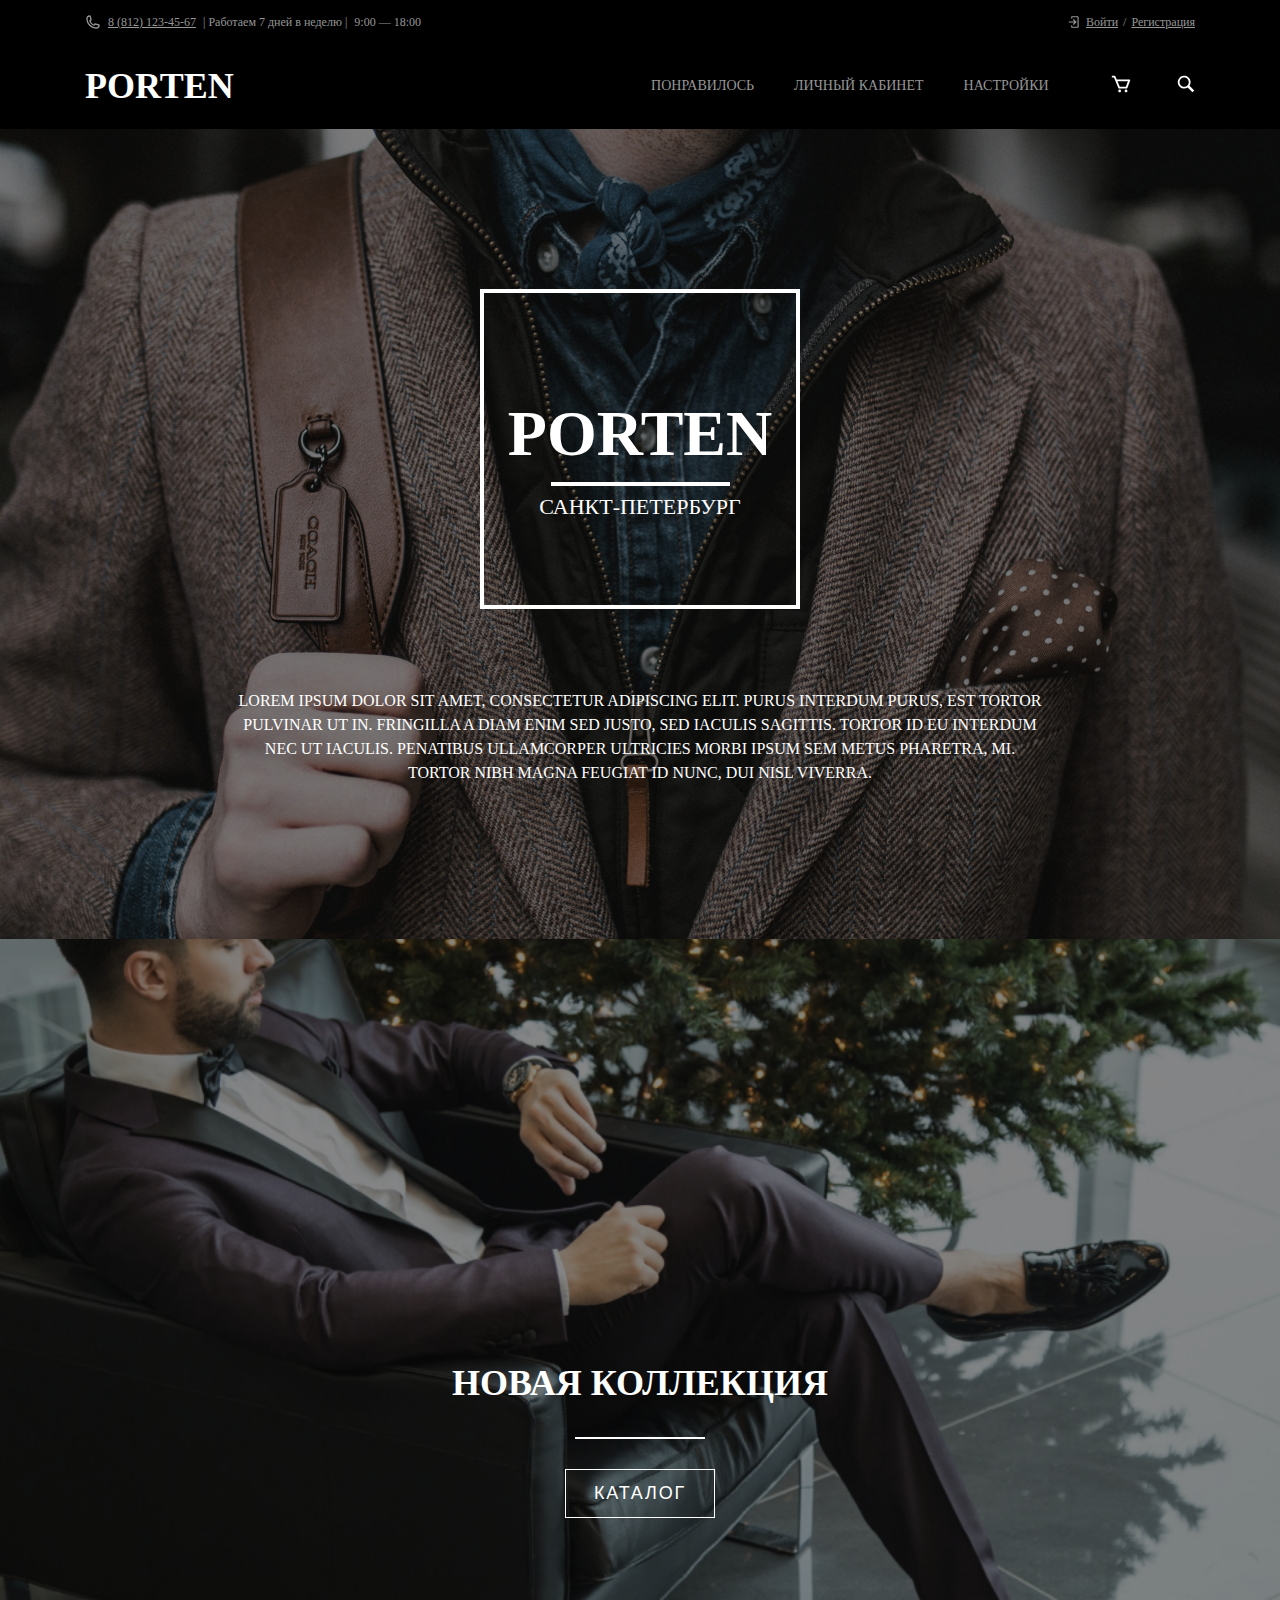
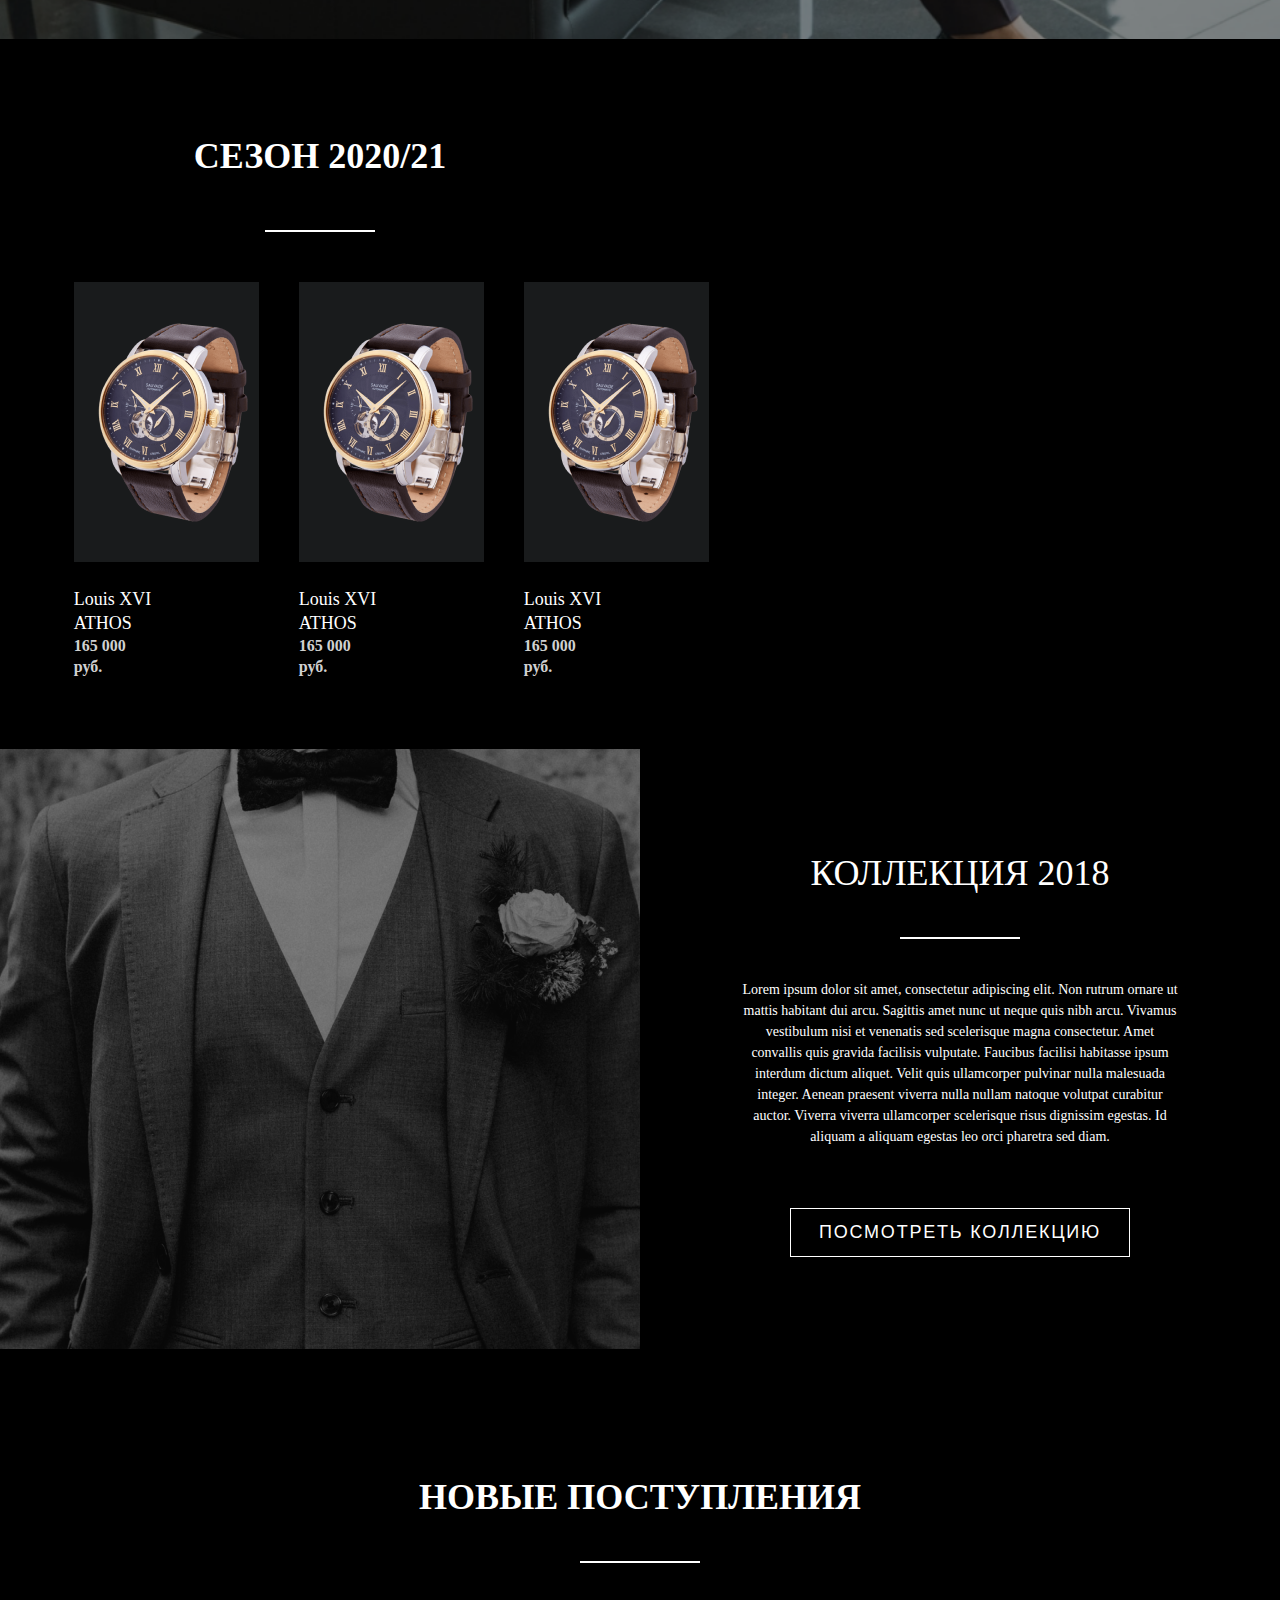
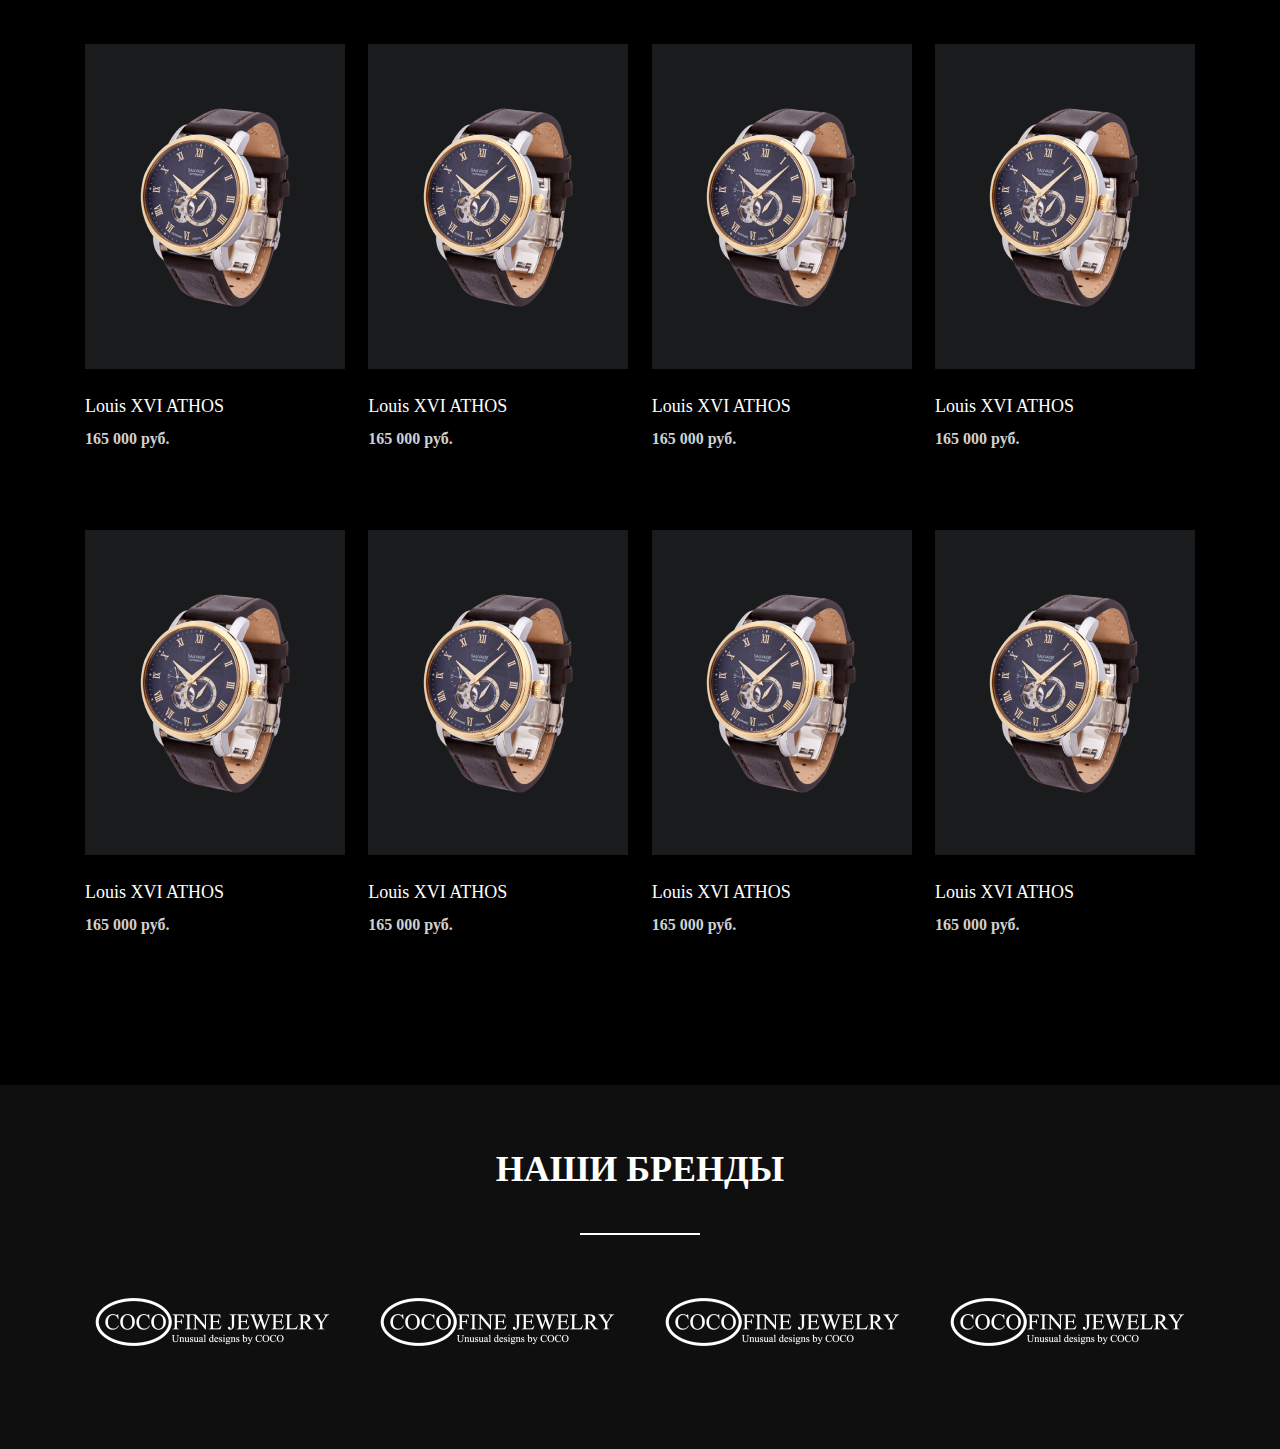
<file: index.html>
<!DOCTYPE html>
<html lang="en">

<head>
   <meta charset="UTF-8">
   <meta http-equiv="X-UA-Compatible" content="IE=edge">
   <meta name="viewport" content="width=device-width, initial-scale=1.0">
   <title>Porten</title>
   <link rel="stylesheet" href="css/style.css">
</head>

<body>
   <header>
      <div class="container header-container">
         <div class="header-information">
            <img src="images/phone.svg" alt="phone-icon">
            <a href="tel:+88121234567">8 (812) 123-45-67</a>
            <p>| Работаем 7 дней в неделю |</p>
            <p>9:00 — 18:00</p>
         </div>
         <div class="header-sign">
            <img src="images/enter.svg" alt="sign-enter">
            <a href="pages/login.html">Войти</a>
            <p>/</p>
            <a href="#">Регистрация</a>
         </div>
      </div>
   </header>
   <nav>
      <div class="container nav-container">
         <div class="nav-logo">
            <p>PORTEN</p>
         </div>
         <ul class="nav-list">
            <li class="nav-item"><a href="#" class="nav-link">Понравилось</a></li>
            <li class="nav-item"><a href="#" class="nav-link">личный кабинет</a></li>
            <li class="nav-item"><a href="#" class="nav-link">настройки</a></li>
            <li class="nav-item"><button class="nav-btn btn-navbar"><img src="images/box.svg" alt="box-button"></button>
            </li>
            <li class="nav-item"><button class="btn-navbar"><img src="images/search.svg" alt="search-button"></button>
            </li>
         </ul>
         <button class="hamburger">
            <img src="images/menu.svg" alt="hamburger">
         </button>
      </div>
   </nav>

   <main>
      <section id="home">

         <div class="home-content">
            <div class="home-border">
               <h1>PORTEN</h1>
               <hr>
               <h2>санкт-петербург</h2>
            </div>
            <div class="home-text">
               <p>
                  Lorem ipsum dolor sit amet, consectetur adipiscing elit. Purus interdum purus, est tortor pulvinar ut
                  in. Fringilla a diam enim sed justo, sed iaculis sagittis. Tortor id eu interdum nec ut iaculis.
                  Penatibus ullamcorper ultricies morbi ipsum sem metus pharetra, mi. Tortor nibh magna feugiat id nunc,
                  dui nisl viverra.
               </p>
            </div>
         </div>
      </section>

      <section id="katalog">
         <div class="katalog-left">
            <h2>СЕЗОН 2020/21</h2>
            <hr>
            <div class="katalog-cards">
               <div class="katalog-card">
                  <div class="katalog-card-img">
                     <img src="images/watch.png" alt="watch-image">
                  </div>
                  <h3>Louis XVI ATHOS</h3>
                  <p>165 000 руб.</p>
               </div>

               <div class="katalog-card">
                  <div class="katalog-card-img">
                     <img src="images/watch.png" alt="watch-image">
                  </div>
                  <h3>Louis XVI ATHOS</h3>
                  <p>165 000 руб.</p>
               </div>

               <div class="katalog-card">
                  <div class="katalog-card-img">
                     <img src="images/watch.png" alt="watch-image">
                  </div>
                  <h3>Louis XVI ATHOS</h3>
                  <p>165 000 руб.</p>
               </div>
            </div>
         </div>
         <div class="katalog-right">
            <h2>Новая коллекция</h2>
            <div class="hr-katalog">
               <hr class="katalog-right-hr">
            </div>
            <button>Каталог</button>
         </div>
      </section>

      <sectioin id="collection">
         <div class="collection">
            <div class="collection-left">

            </div>
            <div class="collection-right">
               <h2>коллекция 2018</h2>
               <hr>
               <p>
                  Lorem ipsum dolor sit amet, consectetur adipiscing elit. Non rutrum ornare ut mattis habitant dui
                  arcu. Sagittis amet nunc ut neque quis nibh arcu. Vivamus vestibulum nisi et venenatis sed scelerisque
                  magna consectetur. Amet convallis quis gravida facilisis vulputate. Faucibus facilisi habitasse ipsum
                  interdum dictum aliquet. Velit quis ullamcorper pulvinar nulla malesuada integer. Aenean praesent
                  viverra nulla nullam natoque volutpat curabitur auctor. Viverra viverra ullamcorper scelerisque risus
                  dignissim egestas. Id aliquam a aliquam egestas leo orci pharetra sed diam.
               </p>
               <button>посмотреть коллекцию</button>
            </div>
         </div>
      </sectioin>

      <section id="product">
         <div class="container product-container">
            <h1>новые поступления</h1>
            <hr>
            <div class="product-cards">
               <div class="product-card">
                  <div class="product-card-img">
                     <img src="images/watch.png" alt="watch-image">
                  </div>
                  <h3>Louis XVI ATHOS</h3>
                  <p>165 000 руб.</p>
               </div>

               <div class="product-card">
                  <div class="product-card-img">
                     <img src="images/watch.png" alt="watch-image">
                  </div>
                  <h3>Louis XVI ATHOS</h3>
                  <p>165 000 руб.</p>
               </div>

               <div class="product-card">
                  <div class="product-card-img">
                     <img src="images/watch.png" alt="watch-image">
                  </div>
                  <h3>Louis XVI ATHOS</h3>
                  <p>165 000 руб.</p>
               </div>

               <div class="product-card">
                  <div class="product-card-img">
                     <img src="images/watch.png" alt="watch-image">
                  </div>
                  <h3>Louis XVI ATHOS</h3>
                  <p>165 000 руб.</p>
               </div>
            </div>

            <div class="product-cards">
               <div class="product-card">
                  <div class="product-card-img">
                     <img src="images/watch.png" alt="watch-image">
                  </div>
                  <h3>Louis XVI ATHOS</h3>
                  <p>165 000 руб.</p>
               </div>

               <div class="product-card">
                  <div class="product-card-img">
                     <img src="images/watch.png" alt="watch-image">
                  </div>
                  <h3>Louis XVI ATHOS</h3>
                  <p>165 000 руб.</p>
               </div>

               <div class="product-card">
                  <div class="product-card-img">
                     <img src="images/watch.png" alt="watch-image">
                  </div>
                  <h3>Louis XVI ATHOS</h3>
                  <p>165 000 руб.</p>
               </div>

               <div class="product-card">
                  <div class="product-card-img">
                     <img src="images/watch.png" alt="watch-image">
                  </div>
                  <h3>Louis XVI ATHOS</h3>
                  <p>165 000 руб.</p>
               </div>
            </div>
         </div>
      </section>

      <section id="brend">
         <div class="container brend-container">
            <h1>наши бренды</h1>
            <hr>
            <div class="brends">
               <img src="images/brand.png" alt="brand-logo">
               <img src="images/brand.png" alt="brand-logo">
               <img src="images/brand.png" alt="brand-logo">
               <img src="images/brand.png" alt="brand-logo">
            </div>
         </div>
      </section>
   </main>
   <footer>

   </footer>
</body>

</html>
</file>
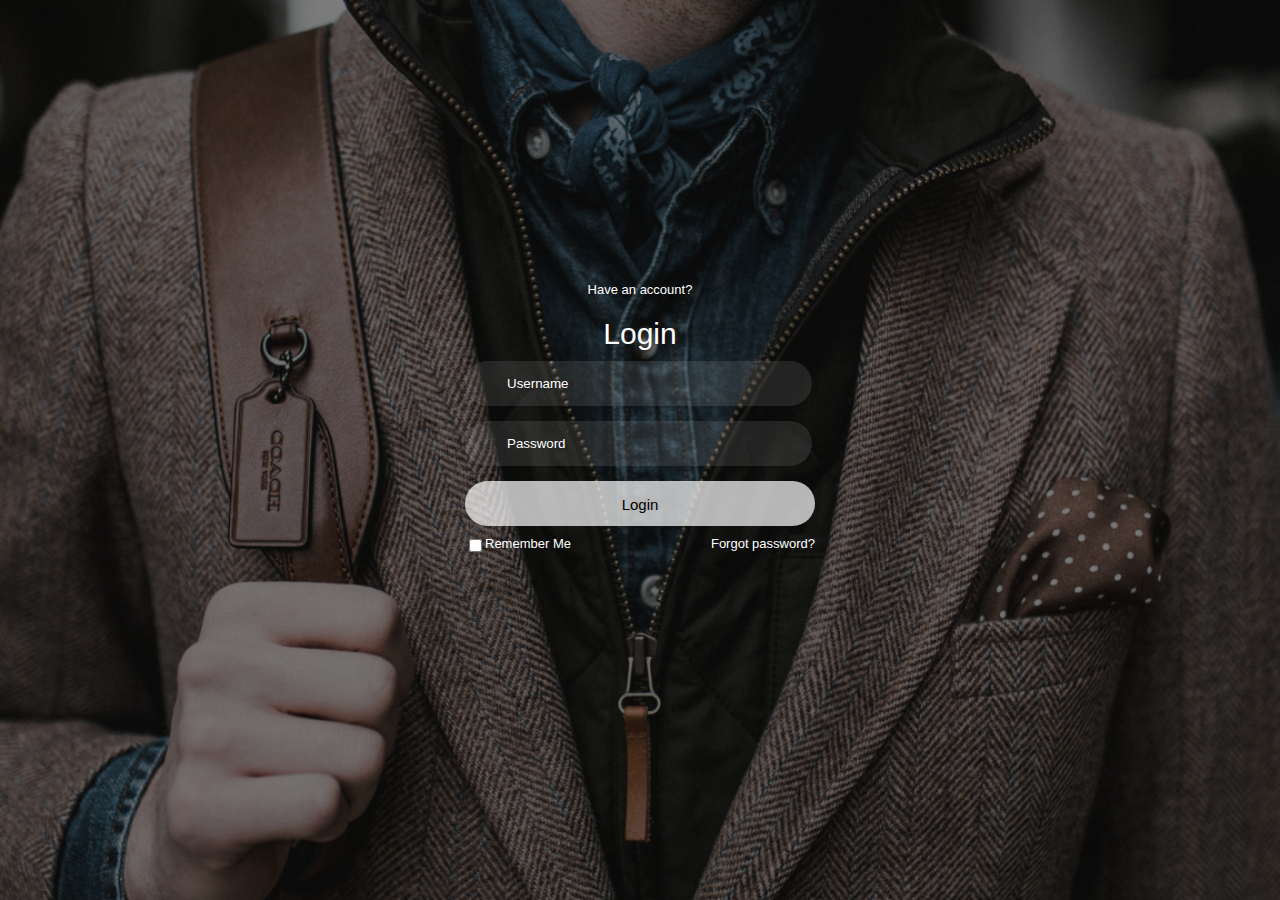
<file: pages/login.html>
<!DOCTYPE html>
<html lang="en">
<head>
   <meta charset="UTF-8">
   <meta http-equiv="X-UA-Compatible" content="IE=edge">
   <meta name="viewport" content="width=device-width, initial-scale=1.0">
   <title>MilliyBro | Login</title>
   <link rel="stylesheet" href="../css/login.css">
</head>
<body>
   <div class="box">
      <div class="container">
         <div class="top-header">
            <span>Have an account?</span>
            <header>Login</header>
         </div>

         <div class="input-field">
            <input type="text" class="input" placeholder="Username" required>
            <i class="bx bx-user"></i>
         </div>

         <div class="input-field">
            <input type="password" class="input" placeholder="Password" required>
            <i class="bx bx-lock-alt"></i>
        </div>

        <div class="input-field">
         <div class="submit"><a href="../index.html">Login</a></div>
         
     </div>

     <div class="bottom">
      <div class="left">
          <input type="checkbox" id="check">
          <label for="check">Remember Me</label>
      </div>
      <div class="right">
         <label><a href="#">Forgot password?</a></label>
      </div>
     </div>
      </div>
   </div>
</body>
</html>
</file>
<file: css/style.css>
* {
   box-sizing: border-box;
   padding: 0;
   margin: 0;
}

body {
   background-color: #000;
}

.container {
   /* 1920-2*405+2*20=1110+40=1150; */
   max-width: 1150px;
   margin: 0 auto;
   padding: 0 20px;
}

/* Header start */
header {
   padding: 14px 0px;
}

.header-container {
   display: flex;
   justify-content: space-between;
}

.header-information {
   display: flex;
   justify-content: space-between;
   align-items: center;
   gap: 7px;
}

.header-information>a {
   font-weight: 400;
   font-size: 12px;
   line-height: 16px;
   color: #969696;
}

.header-information p {
   font-weight: 400;
   font-size: 12px;
   line-height: 16px;
   color: #969696;
}

.header-sign {
   display: flex;
   justify-content: space-between;
   align-items: center;
   gap: 5px;
}

.header-sign a {
   font-weight: 400;
   font-size: 12px;
   line-height: 16px;
   text-align: right;
   color: #969696;
}

.header-sign p {
   font-weight: 400;
   font-size: 12px;
   line-height: 16px;
   text-align: right;
   color: #969696;
}

.header-sign img {
   cursor: pointer;
}

/* header end */

/* nav start */
nav {
   padding-top: 15px;
   padding-bottom: 16px;
}

.nav-container {
   display: flex;
   justify-content: space-between;
   align-items: center;
}

.nav-list {
   display: flex;
   justify-content: space-between;
   align-items: center;
   font-weight: 400;
   font-size: 14px;
   line-height: 18px;
   text-transform: uppercase;
   color: #969696;
}

.nav-list li {
   list-style-type: none;
}

.nav-list a {
   font-weight: 400;
   font-size: 14px;
   line-height: 18px;
   text-transform: uppercase;
   color: #969696;
   text-decoration: none;
   padding-left: 40px;
}

.nav-list button {
   background-color: transparent;
   border: none;
}

.nav-btn {
   padding-left: 61.83px;
   padding-right: 44.58px;
}

.nav-logo p {
   font-weight: 700;
   font-size: 36px;
   line-height: 54px;
   color: #FFFFFF;
}

.hamburger {
   display: none;
}

/* nav end */

/* home start */

#home {
   height: 810px;
   background: url(../images/home.png) no-repeat center;
   background-size: cover;
}

.home-container {
   width: 1560px;
   margin: 0 auto;
}

.home-content {
   padding-top: 160px;

}

.home-border {
   padding-top: 93px;
   padding-bottom: 94px;
   width: 320px;
   height: 320px;
   display: flex;
   align-items: center;
   flex-direction: column;
   border: 4px solid #FFFFFF;
   margin: auto auto;

}

.home-border h1 {
   font-weight: 700;
   font-size: 64px;
   line-height: 96px;
   text-align: center;
   color: #FFFFFF;
}

.home-border h2 {
   font-weight: 400;
   font-size: 22px;
   line-height: 28px;
   text-align: center;
   text-transform: uppercase;
   color: #FFFFFF;
}

.home-border hr {
   margin-bottom: 7px;
   width: 179px;
   border: 2px solid #FFFFFF;

}

.home-text p {
   padding-top: 80px;
   margin: 0 auto;
   max-width: 810px;
   height: 96px;
   font-weight: 400;
   font-size: 16px;
   line-height: 150%;
   text-align: center;
   text-transform: uppercase;
   color: #FFFFFF;
}

/* home end */

/* katalog start */
#katalog {
   padding-bottom: 72px;
   margin: 0 auto;
}

.katalog-left {
   padding-top: 93px;
   max-width: 50%;
   text-align: center;
   float: left;
}

.katalog-left h2 {
   font-weight: 700;
   font-size: 36px;
   line-height: 48px;
   text-align: center;
   text-transform: uppercase;
   color: #FFFFFF;
   padding-bottom: 50px;
}

.katalog-left hr {
   margin: auto auto;
   width: 110.77px;
   border: 1px solid #FFFFFF;
   margin-bottom: 50px;
}

.katalog-cards {
   display: flex;
   justify-content: space-between;
   padding: 0px 73.85px;
}

.katalog-card {
   padding-right: 40px;
}

.katalog-card-img {
   background-color: #191B1C;
   max-width: 185px;
   height: 280px;
   display: flex;
   align-items: center;

}

.katalog-card h3 {
   max-width: 129.23px;
   font-weight: 400;
   font-size: 18px;
   line-height: 24px;
   color: #FFFFFF;
   text-align: start;
   padding-top: 25px;
}

.katalog-card p {
   max-width: 80px;
   font-weight: 700;
   font-size: 16px;
   line-height: 21px;
   color: #D0D0D0;
   text-align: left;
}

.katalog-right {
   background: url(../images/katalog.png) no-repeat center;
   background-size: cover;
   float: right;
   width: 50%;
   height: 700px;
   text-align: center;
   padding-top: 420px;
}

.katalog-right h2 {
   padding-bottom: 30px;
   font-weight: 700;
   font-size: 36px;
   line-height: 48px;
   text-align: center;
   text-transform: uppercase;
   color: #FFFFFF;
}

.katalog-right-hr {
   border: 1px solid #FFFFFF;
   margin: auto;
   width: 130.91px;

}

.hr-katalog {
   padding-bottom: 30px;
}

.katalog-right button {
   padding: 12px 28px;
   font-weight: 400;
   font-size: 18px;
   line-height: 23px;
   text-align: center;
   letter-spacing: 0.1em;
   text-transform: uppercase;
   color: #FFFFFF;
   border: 1px solid #FFFFFF;
   background-color: transparent;

}

/* katalog end */

/* collection start */
#collection {}

.collection {
   margin: 0 auto;
   display: inline-block;

}

.collection-left {
   background: url(../images/collection.png) no-repeat center;
   background-size: cover;
   float: left;
   height: 600px;
   width: 50%;

}

.collection-right {
   max-width: 50%;
   float: right;
   padding-top: 100px;
}

.collection-right h2 {
   font-weight: 400;
   font-size: 36px;
   line-height: 48px;
   text-align: center;
   text-transform: uppercase;
   color: #FFFFFF;
   padding-bottom: 40px;
}

.collection-right hr {
   margin: 0 auto;
   width: 120px;
   border: 1px solid #FFFFFF;
}

.collection-right p {
   margin: 0 auto;
   padding: 40px 160px 61px;
   font-weight: 400;
   font-size: 14px;
   line-height: 150%;
   text-align: center;
   color: #FFFFFF;
}

.collection-right button {
   display: flex;
   flex-direction: row;
   padding: 12px 28px;
   background: transparent;
   font-weight: 400;
   font-size: 18px;
   line-height: 23px;
   text-align: center;
   letter-spacing: 0.1em;
   text-transform: uppercase;
   color: #FFFFFF;
   border: 1px solid #FFFFFF;
   margin: 0 auto;
}

/* collection end */

/* product start */
#product {
   padding-top: 120px;
   padding-bottom: 150px;
}

.product-container h1 {
   font-weight: 700;
   font-size: 36px;
   line-height: 48px;
   text-align: center;
   text-transform: uppercase;
   color: #FFFFFF;
   padding-bottom: 40px;
}

.product-cards {
   padding-top: 81px;
   display: flex;
   justify-content: space-between;
}

.product-container hr {
   width: 120px;
   margin: 0 auto;
   border: 1px solid #FFFFFF;
}

.product-card-img {
   background-color: #191B1C;
   width: 260px;
   height: 325px;
   display: flex;
   justify-content: center;
   align-items: center;

}

.product-card h3 {
   font-weight: 400;
   font-size: 18px;
   line-height: 24px;
   color: #FFFFFF;
   text-align: start;
   padding-top: 25px;
   padding-bottom: 10px;
}

.product-card p {
   font-weight: 700;
   font-size: 16px;
   line-height: 21px;
   color: #D0D0D0;
   text-align: left;
}

/* product end */

/* brend start */
#brend {
   padding-top: 60px;
   padding-bottom: 80px;
   background-color: #0f0f0f;
}

.brend-container h1 {
   font-weight: 700;
   font-size: 36px;
   line-height: 48px;
   text-align: center;
   text-transform: uppercase;
   color: #FFFFFF;
   padding-bottom: 40px;
}
.brend-container hr {
   width: 120px;
   margin: 0 auto;
   border: 1px solid #FFFFFF;
}
.brends{
   padding-top: 40px;
   display: flex;
   justify-content: space-between;
}





@media (max-width: 500px) {
   .header-information {
      flex-direction: column;

   }

   .collection-right p {
      padding-left: 20px;
      padding-right: 20px;
   }
}

@media (max-width: 750px) {
   .nav-list {
      display: none;
   }

   .hamburger {
      display: inline-block;
      border: none;
      background-color: transparent;
   }

   .home-content {
      padding-top: 32px;
   }

   .katalog-cards {
      display: flex;
      flex-direction: column;
      align-items: center;
   }

   .katalog-card {
      display: flex;
      justify-content: space-evenly;
      align-items: center;
      padding-bottom: 20px;
   }

   .katalog-card h3 {
      padding-left: 15px;
      padding-right: 30px;
   }

   .katalog-card p {
      padding-top: 90px;
   }

   .katalog-left {
      margin: 0 auto;
   }

   .collection-right p {
      padding-left: 50px;
      padding-right: 50px;
   }
}

@media (max-width: 850px) {
   .home-text {
      margin: 0 auto;
   }

   .katalog-right {
      height: 100%;
      padding: 150px 100px;
   }

   .collection {
      display: flex;
      flex-direction: column;
   }

   .collection-left {
      width: 100%;

   }

   .collection-right {
      max-width: 100%;
      margin: 0 auto;
   }

}

@media (max-width: 1100px) {
   .product-cards {
      display: flex;
      flex-direction: column;
      align-items: center;
      margin: 0 auto;
   }

   .product-card {
      display: flex;
      align-items: center;
      padding-bottom: 20px;
      
      
   }
   .brends{
      display: flex;
      flex-direction: column;
      align-items: center;
   }


}

@media (max-width: 1300px) {
   #katalog {
      display: flex;
      flex-direction: column-reverse;
   }

   .katalog-right {
      width: 100%;
   }

   .katalog-left {
      height: 100%;

   }

   .collection-right p {
      padding-left: 100px;
      padding-right: 100px;
   }
}
</file>
<file: css/login.css>
* {
   font-family: 'Poppins', sans-serif;
}
body{
   background-image: url(../images/home.png);
   background-size: cover;
   background-repeat: no-repeat;
   background-position: center;
   background-attachment: fixed;
}
.box{
   display: flex;
   justify-content: center;
   align-items: center;
   min-height: 90vh;
}
.container{
   width: 350px;
   display: flex;
   flex-direction: column;
   padding: 0 15px 0 15px;
}
span{
   color: #fff;
   font-size: small;
   display: flex;
   justify-content: center;
   padding: 10px 0 10px 0;
}
header{
   color: #fff;
   font-size: 30px;
   display: flex;
   justify-content: center;
   padding: 10px 0 10px 0;
}
.input-field{
   display: flex;
   flex-direction: column;
}
.input{
   width: 87%;
   height: 45px;
   border: none;
   outline: none;
   border-radius: 30px;
   color: #fff;
   padding: 0 0 0 42px;
   margin-bottom: 15px;
   background: rgba(255, 255, 255, 0.1);
}
i{
   position: relative;
   top: -31px;
   left: 17px;
   color: #fff;
}
::-webkit-input-placeholder{
   color: #fff;
}
.submit{
   
   border: none;
   border-radius: 30px;
   font-size: 15px;
   height: 45px;
   outline: none;
   width: 100%;
   background: rgba(255, 255, 255, 0.7);
   cursor: pointer;
   transition: .3s;
}
.submit a{
   color: black;
   text-decoration: none;
   font-size: 15px;
   display: flex;
   justify-content: center;
   padding-top: 15px;
   width: 100%;
}
.submit:hover{
   box-shadow: 1px 5px 7px 1px rgba(0, 0, 0, 0.2);
}
.bottom{
   display: flex;flex-direction: row;
   justify-content: space-between;
   font-size: small;
   color: #fff;
   margin-top: 10px;
}
.left{
   display: flex;
}
label a{
   color: #fff;
   text-decoration: none;
}
</file>
